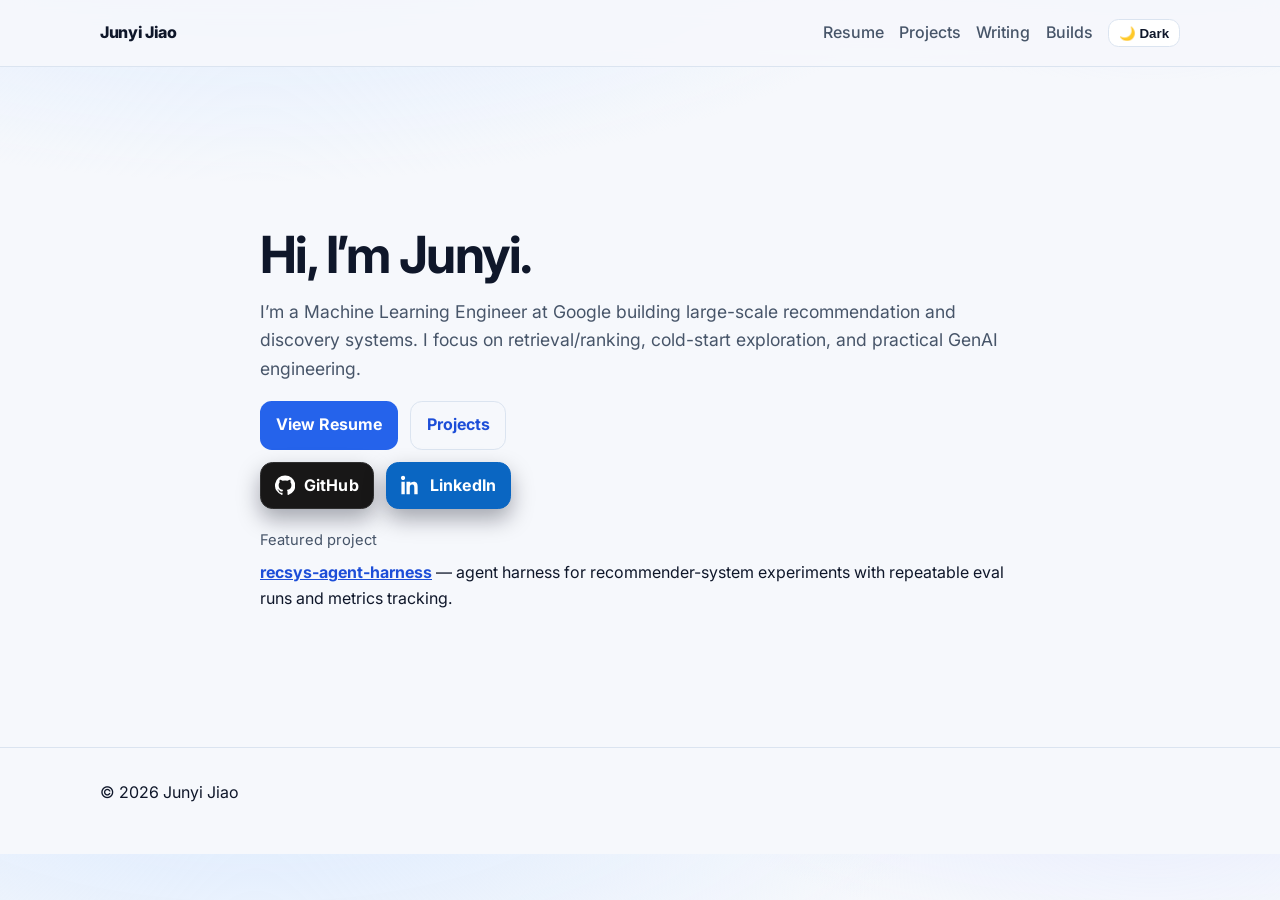
<file: index.html>
<!doctype html>
<html lang="en">
  <head>
    <meta charset="UTF-8" />
    <meta name="viewport" content="width=device-width, initial-scale=1.0" />
    <title>Junyi Jiao — Home</title>
    <meta name="description" content="Junyi Jiao — Machine Learning Engineer at Google." />
    <link rel="preconnect" href="https://fonts.googleapis.com" />
    <link rel="preconnect" href="https://fonts.gstatic.com" crossorigin />
    <link href="https://fonts.googleapis.com/css2?family=Inter:wght@400;500;600;700;800&display=swap" rel="stylesheet" />
    <link rel="stylesheet" href="./styles.css" />
  </head>
  <body>
    <header class="site-header">
      <div class="container nav">
        <a class="brand" href="./">Junyi Jiao</a>
        <nav>
          <a href="./resume/">Resume</a>
          <a href="./projects/">Projects</a>
          <a href="./writing/">Writing</a>
          <a href="./apps/">Builds</a>
        <button class="theme-toggle" type="button" aria-label="Toggle dark mode">🌙 Dark</button></nav>
      </div>
    </header>

    <main class="container section" style="padding-top: 84px; min-height: 72vh; display: grid; place-items: center;">
      <section style="max-width: 760px; width: 100%;">
        <h1 style="max-width: 100%;">Hi, I’m Junyi.</h1>
        <p class="lead" style="font-size:1.1rem;">
          I’m a Machine Learning Engineer at Google building large-scale recommendation and discovery systems.
          I focus on retrieval/ranking, cold-start exploration, and practical GenAI engineering.
        </p>

        <div class="hero-actions" style="margin-top: 1.1rem;">
          <a class="btn" href="./resume/">View Resume</a>
          <a class="btn btn-outline" href="./projects/">Projects</a>
        </div>

        <div class="hero-actions" style="margin-top: .75rem;">
          <a class="icon-link icon-github" href="https://github.com/JunyiJ" target="_blank" rel="noopener noreferrer" aria-label="GitHub">
            <svg viewBox="0 0 24 24" width="20" height="20" aria-hidden="true"><path fill="currentColor" d="M12 .5a12 12 0 0 0-3.79 23.39c.6.1.82-.26.82-.58v-2.1c-3.34.73-4.04-1.42-4.04-1.42-.55-1.37-1.34-1.73-1.34-1.73-1.1-.75.08-.74.08-.74 1.2.09 1.84 1.23 1.84 1.23 1.08 1.85 2.84 1.31 3.53 1 .1-.78.42-1.31.77-1.61-2.67-.3-5.47-1.33-5.47-5.94 0-1.31.47-2.37 1.24-3.2-.13-.3-.54-1.51.12-3.14 0 0 1.01-.32 3.3 1.22a11.3 11.3 0 0 1 6 0c2.28-1.54 3.29-1.22 3.29-1.22.66 1.63.25 2.84.13 3.14.77.83 1.24 1.89 1.24 3.2 0 4.62-2.81 5.63-5.49 5.93.43.37.81 1.09.81 2.2v3.26c0 .32.21.69.82.58A12 12 0 0 0 12 .5Z"/></svg>
            <span>GitHub</span>
          </a>
          <a class="icon-link icon-linkedin" href="https://www.linkedin.com/in/junyi-jiao-7969962a/" target="_blank" rel="noopener noreferrer" aria-label="LinkedIn">
            <svg viewBox="0 0 24 24" width="20" height="20" aria-hidden="true"><path fill="currentColor" d="M4.98 3.5C4.98 4.88 3.87 6 2.5 6S0 4.88 0 3.5 1.11 1 2.5 1s2.48 1.12 2.48 2.5ZM.5 8h4V23h-4V8Zm7 0h3.8v2h.05c.53-1 1.84-2.05 3.8-2.05 4.06 0 4.81 2.67 4.81 6.15V23h-4v-7.53c0-1.8-.03-4.12-2.5-4.12-2.5 0-2.88 1.95-2.88 3.98V23h-4V8Z"/></svg>
            <span>LinkedIn</span>
          </a>
        </div>

        <section style="margin-top: 1.25rem;">
          <p class="meta" style="margin-bottom: .45rem;">Featured project</p>
          <p style="margin: 0;">
            <a href="https://github.com/JunyiJ/recsys-agent-harness" target="_blank" rel="noopener noreferrer"><strong>recsys-agent-harness</strong></a>
            — agent harness for recommender-system experiments with repeatable eval runs and metrics tracking.
          </p>
        </section>
      </section>
    </main>

    <footer class="site-footer">
      <div class="container">
        <p>© <span id="year"></span> Junyi Jiao</p>
      </div>
    </footer>

    <script>document.getElementById('year').textContent = new Date().getFullYear();</script>
      <script src="theme.js"></script>
  </body>
</html>
</file>
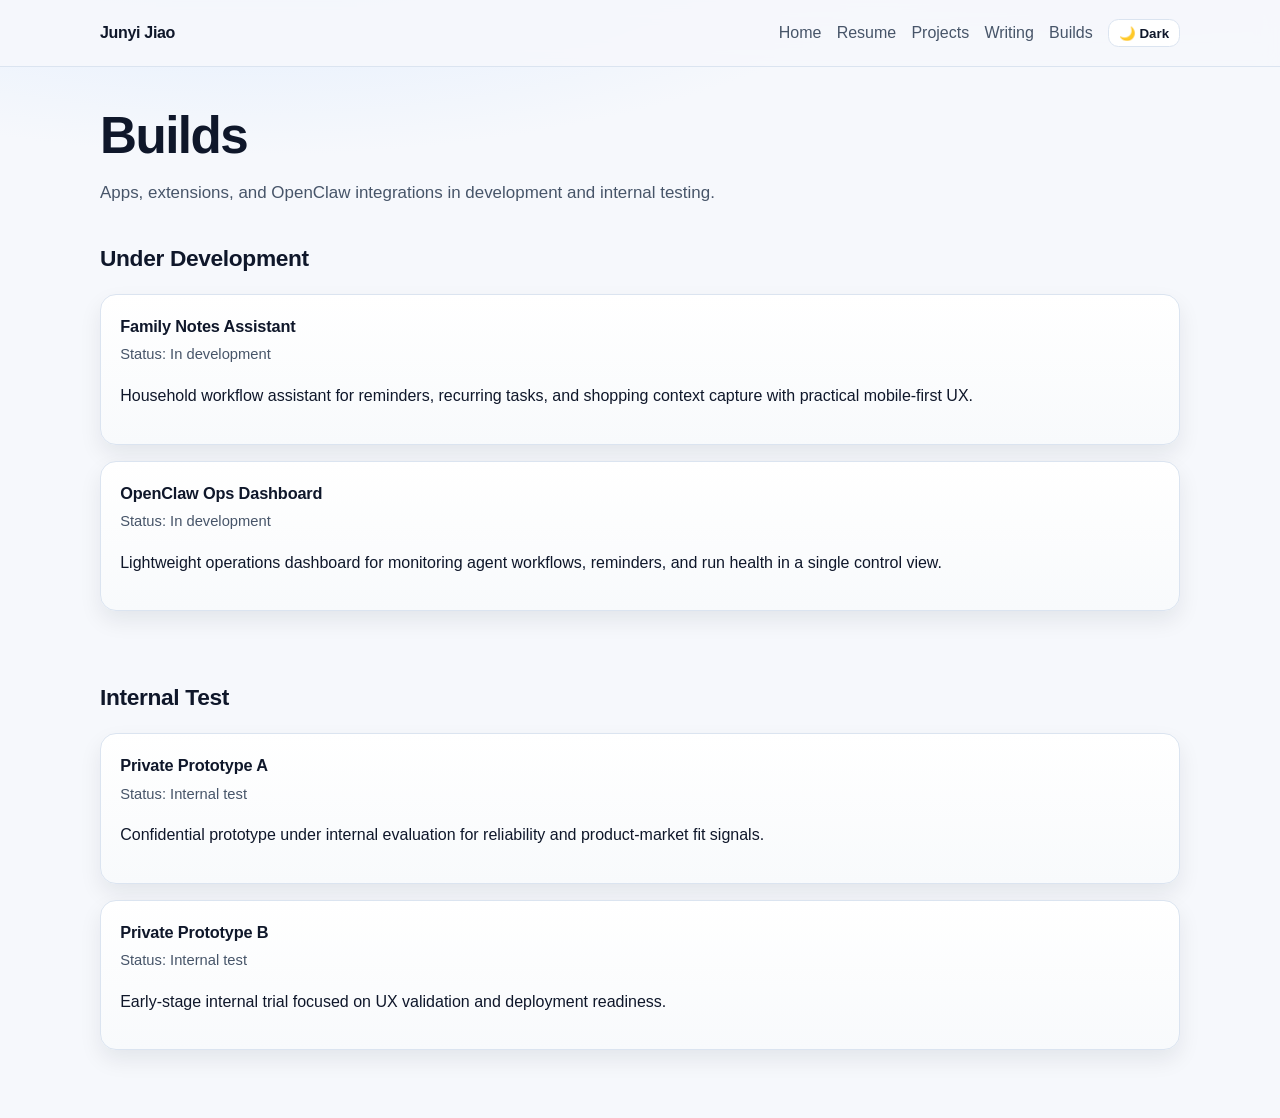
<file: apps/index.html>
<!doctype html>
<html lang="en">
  <head>
    <meta charset="UTF-8" />
    <meta name="viewport" content="width=device-width, initial-scale=1.0" />
    <title>Builds — Junyi Jiao</title>
    <meta name="description" content="Apps in development and internal test by Junyi Jiao." />
    <link rel="stylesheet" href="../styles.css" />
  </head>
  <body>
    <header class="site-header">
      <div class="container nav">
        <a class="brand" href="../">Junyi Jiao</a>
        <nav>
          <a href="../">Home</a>
          <a href="../resume/">Resume</a>
          <a href="../projects/">Projects</a>
          <a href="../writing/">Writing</a>
          <a href="../apps/">Builds</a>
        <button class="theme-toggle" type="button" aria-label="Toggle dark mode">🌙 Dark</button></nav>
      </div>
    </header>

    <main class="container section">
      <h1>Builds</h1>
      <p class="lead">Apps, extensions, and OpenClaw integrations in development and internal testing.</p>

      <section class="section">
        <h2>Under Development</h2>
        <div class="cards">
          <article class="card">
            <h3>Family Notes Assistant</h3>
            <p class="meta">Status: In development</p>
            <p>Household workflow assistant for reminders, recurring tasks, and shopping context capture with practical mobile-first UX.</p>
          </article>
          <article class="card">
            <h3>OpenClaw Ops Dashboard</h3>
            <p class="meta">Status: In development</p>
            <p>Lightweight operations dashboard for monitoring agent workflows, reminders, and run health in a single control view.</p>
          </article>
        </div>
      </section>

      <section class="section">
        <h2>Internal Test</h2>
        <div class="cards">
          <article class="card">
            <h3>Private Prototype A</h3>
            <p class="meta">Status: Internal test</p>
            <p>Confidential prototype under internal evaluation for reliability and product-market fit signals.</p>
          </article>
          <article class="card">
            <h3>Private Prototype B</h3>
            <p class="meta">Status: Internal test</p>
            <p>Early-stage internal trial focused on UX validation and deployment readiness.</p>
          </article>
        </div>
      </section>
    </main>
      <script src="../theme.js"></script>
  </body>
</html>
</file>
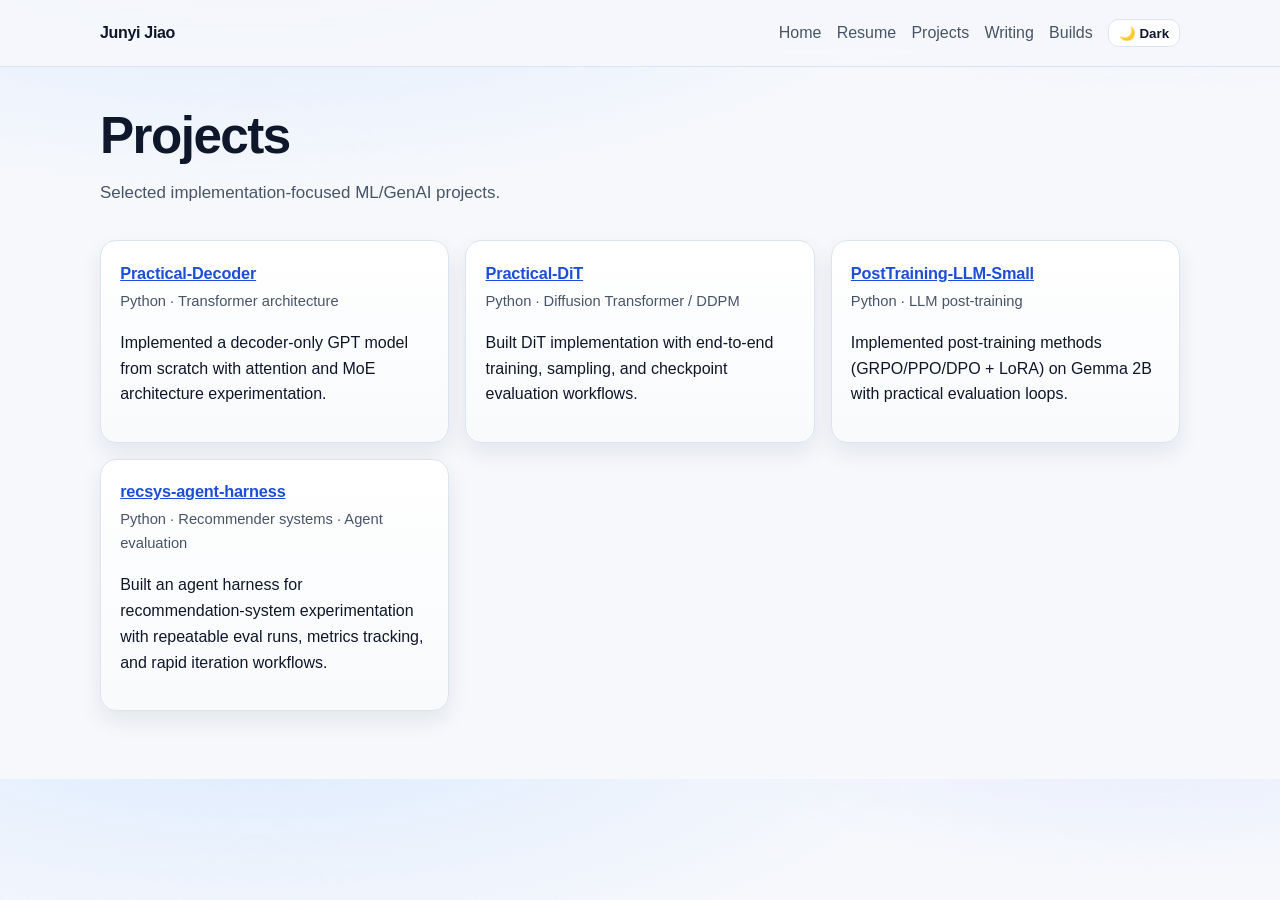
<file: projects/index.html>
<!doctype html>
<html lang="en">
  <head>
    <meta charset="UTF-8" />
    <meta name="viewport" content="width=device-width, initial-scale=1.0" />
    <title>Projects — Junyi Jiao</title>
    <meta name="description" content="Selected ML and GenAI projects by Junyi Jiao." />
    <link rel="stylesheet" href="../styles.css" />
  </head>
  <body>
    <header class="site-header">
      <div class="container nav">
        <a class="brand" href="../">Junyi Jiao</a>
        <nav>
          <a href="../">Home</a>
          <a href="../resume/">Resume</a>
          <a href="../projects/">Projects</a>
          <a href="../writing/">Writing</a>
          <a href="../apps/">Builds</a>
        <button class="theme-toggle" type="button" aria-label="Toggle dark mode">🌙 Dark</button></nav>
      </div>
    </header>

    <main class="container section">
      <h1>Projects</h1>
      <p class="lead">Selected implementation-focused ML/GenAI projects.</p>

      <section class="section">
        <div class="cards project-grid">
          <article class="card">
            <h3><a href="https://github.com/JunyiJ/Practical-Decoder" target="_blank" rel="noopener noreferrer">Practical-Decoder</a></h3>
            <p class="meta">Python · Transformer architecture</p>
            <p>Implemented a decoder-only GPT model from scratch with attention and MoE architecture experimentation.</p>
          </article>

          <article class="card">
            <h3><a href="https://github.com/JunyiJ/Practical-DiT" target="_blank" rel="noopener noreferrer">Practical-DiT</a></h3>
            <p class="meta">Python · Diffusion Transformer / DDPM</p>
            <p>Built DiT implementation with end-to-end training, sampling, and checkpoint evaluation workflows.</p>
          </article>

          <article class="card">
            <h3><a href="https://github.com/JunyiJ/PostTraining-LLM-Small" target="_blank" rel="noopener noreferrer">PostTraining-LLM-Small</a></h3>
            <p class="meta">Python · LLM post-training</p>
            <p>Implemented post-training methods (GRPO/PPO/DPO + LoRA) on Gemma 2B with practical evaluation loops.</p>
          </article>

          <article class="card">
            <h3><a href="https://github.com/JunyiJ/recsys-agent-harness" target="_blank" rel="noopener noreferrer">recsys-agent-harness</a></h3>
            <p class="meta">Python · Recommender systems · Agent evaluation</p>
            <p>Built an agent harness for recommendation-system experimentation with repeatable eval runs, metrics tracking, and rapid iteration workflows.</p>
          </article>
        </div>
      </section>
    </main>
      <script src="../theme.js"></script>
  </body>
</html>
</file>
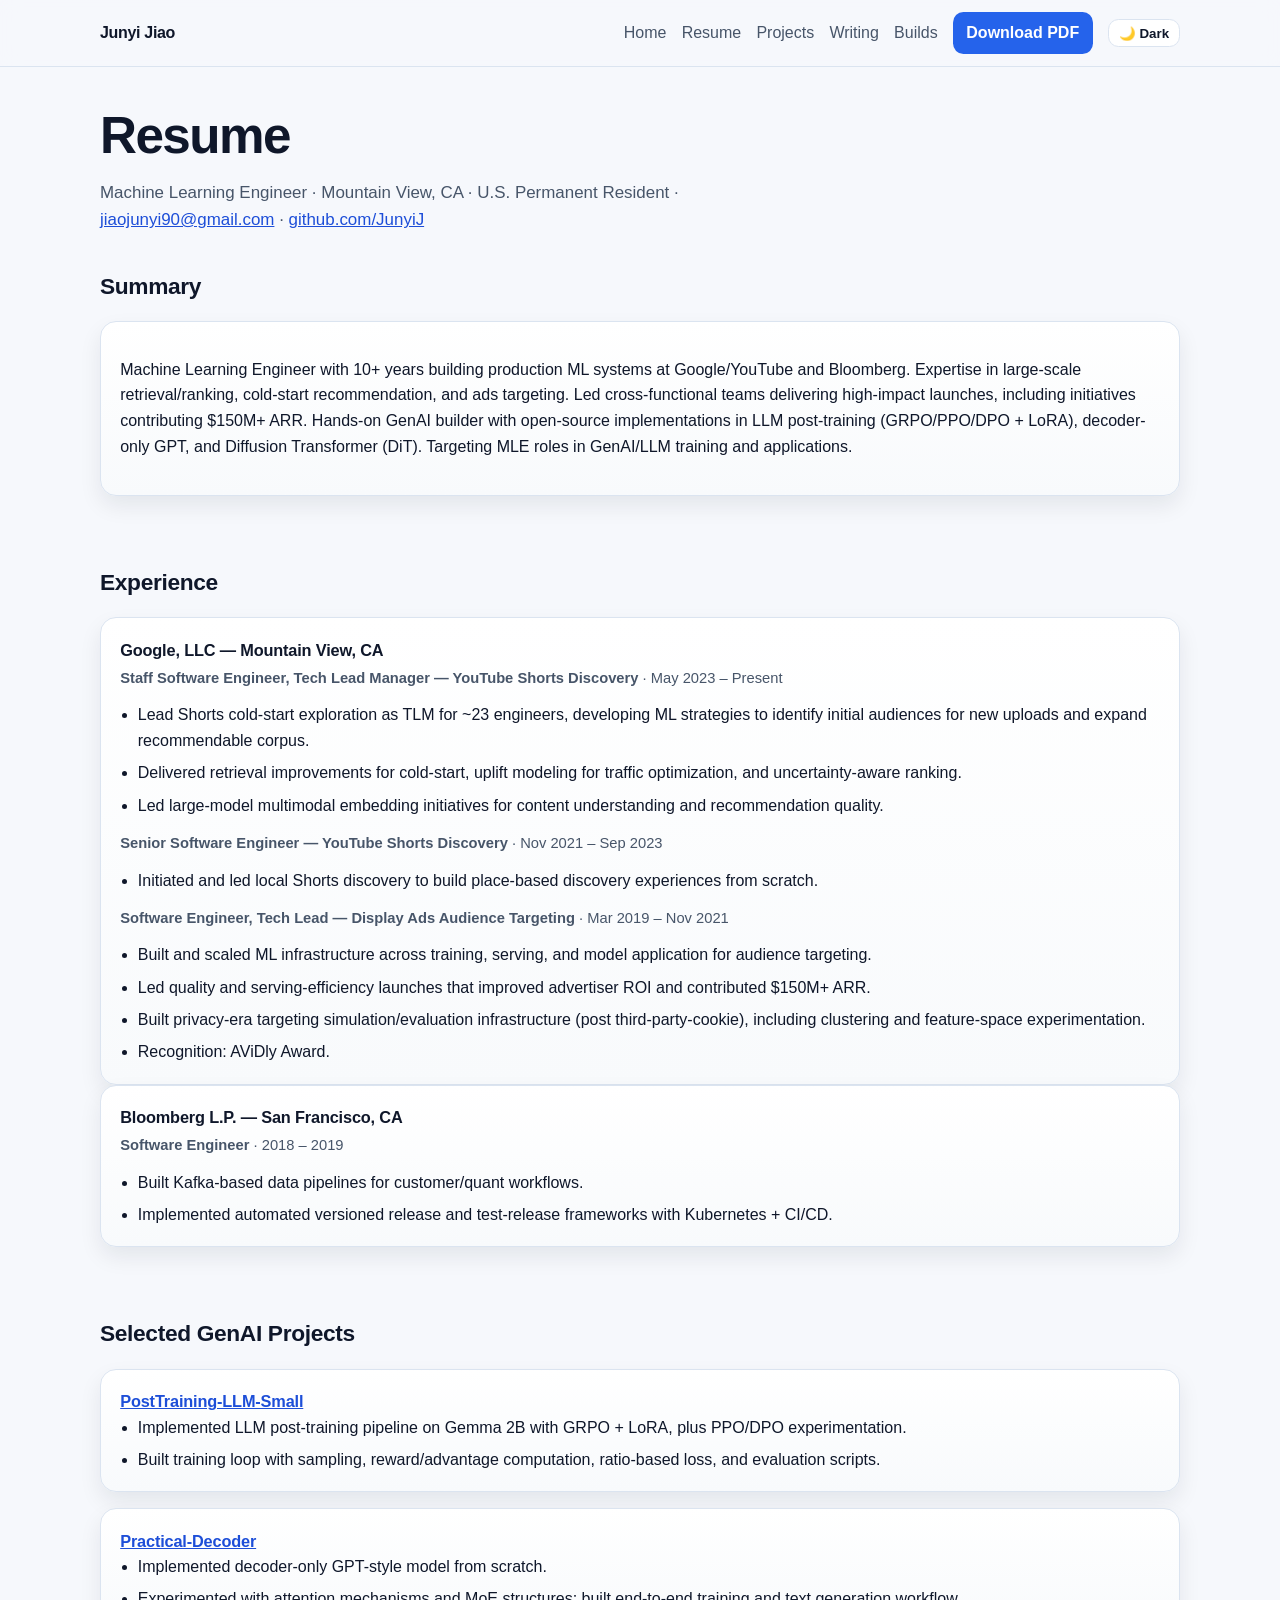
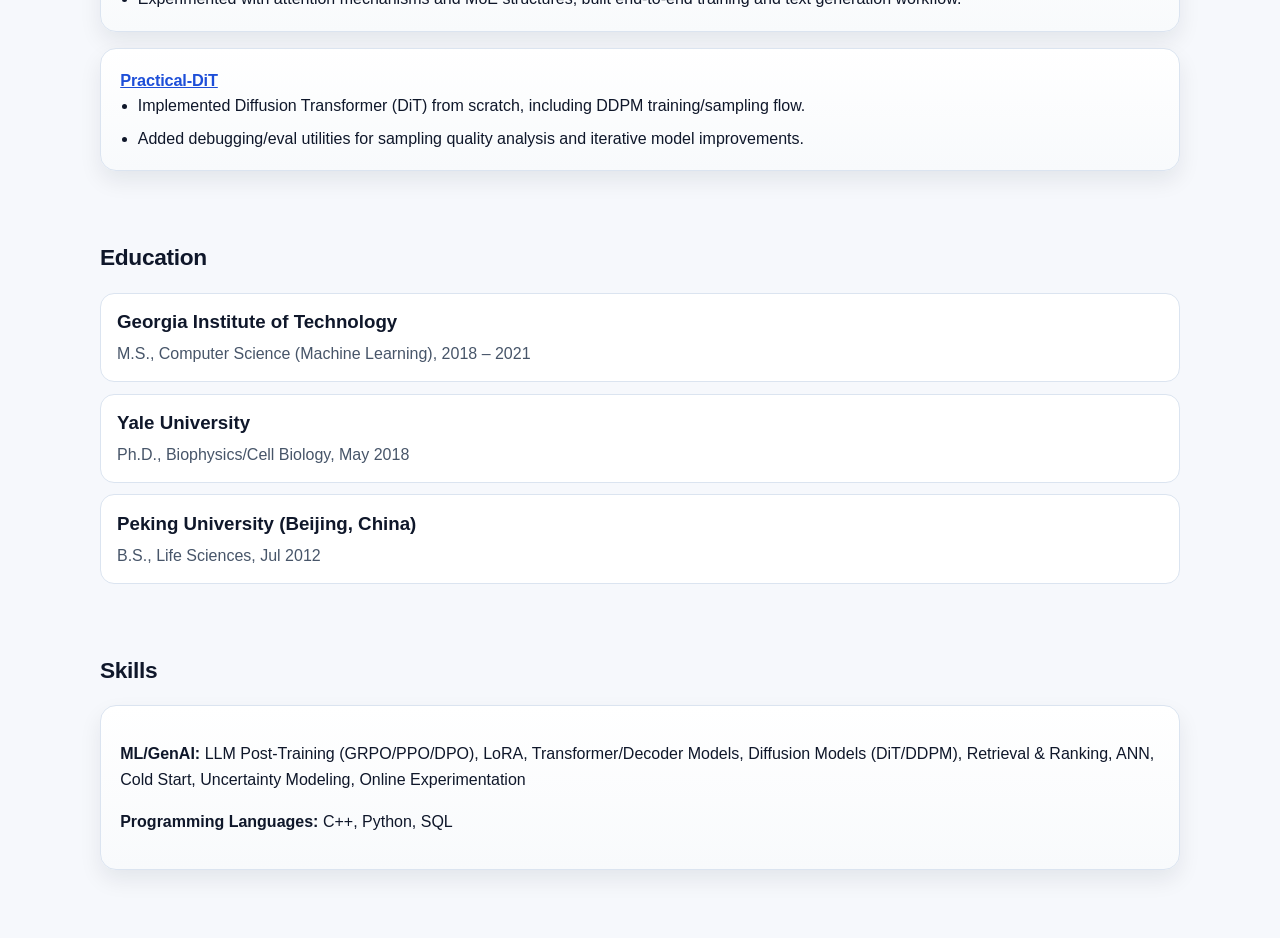
<file: resume/index.html>
<!doctype html>
<html lang="en">
  <head>
    <meta charset="UTF-8" />
    <meta name="viewport" content="width=device-width, initial-scale=1.0" />
    <title>Resume — Junyi Jiao</title>
    <meta name="description" content="Resume of Junyi Jiao, Machine Learning Engineer." />
    <link rel="stylesheet" href="../styles.css" />
  </head>
  <body>
    <header class="site-header">
      <div class="container nav">
        <a class="brand" href="../">Junyi Jiao</a>
        <nav>
          <a href="../">Home</a>
          <a href="../resume/">Resume</a>
          <a href="../projects/">Projects</a>
          <a href="../writing/">Writing</a>
          <a href="../apps/">Builds</a>
          <a class="btn btn-small" href="../assets/resume/Junyi_Jiao_Resume.pdf">Download PDF</a>
        <button class="theme-toggle" type="button" aria-label="Toggle dark mode">🌙 Dark</button></nav>
      </div>
    </header>

    <main class="container section">
      <h1>Resume</h1>
      <p class="lead">
        Machine Learning Engineer · Mountain View, CA · U.S. Permanent Resident ·
        <a href="mailto:jiaojunyi90@gmail.com">jiaojunyi90@gmail.com</a> ·
        <a href="https://github.com/JunyiJ" target="_blank" rel="noopener noreferrer">github.com/JunyiJ</a>
      </p>

      <section class="section">
        <h2>Summary</h2>
        <div class="card">
          <p>
            Machine Learning Engineer with 10+ years building production ML systems at Google/YouTube and
            Bloomberg. Expertise in large-scale retrieval/ranking, cold-start recommendation, and ads targeting.
            Led cross-functional teams delivering high-impact launches, including initiatives contributing
            $150M+ ARR. Hands-on GenAI builder with open-source implementations in LLM post-training
            (GRPO/PPO/DPO + LoRA), decoder-only GPT, and Diffusion Transformer (DiT). Targeting MLE roles in
            GenAI/LLM training and applications.
          </p>
        </div>
      </section>

      <section class="section">
        <h2>Experience</h2>

        <article class="card">
          <h3>Google, LLC — Mountain View, CA</h3>

          <p class="meta"><strong>Staff Software Engineer, Tech Lead Manager — YouTube Shorts Discovery</strong> · May 2023 – Present</p>
          <ul>
            <li>Lead Shorts cold-start exploration as TLM for ~23 engineers, developing ML strategies to identify initial audiences for new uploads and expand recommendable corpus.</li>
            <li>Delivered retrieval improvements for cold-start, uplift modeling for traffic optimization, and uncertainty-aware ranking.</li>
            <li>Led large-model multimodal embedding initiatives for content understanding and recommendation quality.</li>
          </ul>

          <p class="meta" style="margin-top:.85rem;"><strong>Senior Software Engineer — YouTube Shorts Discovery</strong> · Nov 2021 – Sep 2023</p>
          <ul>
            <li>Initiated and led local Shorts discovery to build place-based discovery experiences from scratch.</li>
          </ul>

          <p class="meta" style="margin-top:.85rem;"><strong>Software Engineer, Tech Lead — Display Ads Audience Targeting</strong> · Mar 2019 – Nov 2021</p>
          <ul>
            <li>Built and scaled ML infrastructure across training, serving, and model application for audience targeting.</li>
            <li>Led quality and serving-efficiency launches that improved advertiser ROI and contributed $150M+ ARR.</li>
            <li>Built privacy-era targeting simulation/evaluation infrastructure (post third-party-cookie), including clustering and feature-space experimentation.</li>
            <li>Recognition: AViDly Award.</li>
          </ul>
        </article>

        <article class="card">
          <h3>Bloomberg L.P. — San Francisco, CA</h3>
          <p class="meta"><strong>Software Engineer</strong> · 2018 – 2019</p>
          <ul>
            <li>Built Kafka-based data pipelines for customer/quant workflows.</li>
            <li>Implemented automated versioned release and test-release frameworks with Kubernetes + CI/CD.</li>
          </ul>
        </article>
      </section>

      <section class="section">
        <h2>Selected GenAI Projects</h2>
        <div class="cards">
          <article class="card">
            <h3><a href="https://github.com/JunyiJ/PostTraining-LLM-Small" target="_blank" rel="noopener noreferrer">PostTraining-LLM-Small</a></h3>
            <ul>
              <li>Implemented LLM post-training pipeline on Gemma 2B with GRPO + LoRA, plus PPO/DPO experimentation.</li>
              <li>Built training loop with sampling, reward/advantage computation, ratio-based loss, and evaluation scripts.</li>
            </ul>
          </article>
          <article class="card">
            <h3><a href="https://github.com/JunyiJ/Practical-Decoder" target="_blank" rel="noopener noreferrer">Practical-Decoder</a></h3>
            <ul>
              <li>Implemented decoder-only GPT-style model from scratch.</li>
              <li>Experimented with attention mechanisms and MoE structures; built end-to-end training and text generation workflow.</li>
            </ul>
          </article>
          <article class="card">
            <h3><a href="https://github.com/JunyiJ/Practical-DiT" target="_blank" rel="noopener noreferrer">Practical-DiT</a></h3>
            <ul>
              <li>Implemented Diffusion Transformer (DiT) from scratch, including DDPM training/sampling flow.</li>
              <li>Added debugging/eval utilities for sampling quality analysis and iterative model improvements.</li>
            </ul>
          </article>
        </div>
      </section>

      <section class="section">
        <h2>Education</h2>
        <div class="edu-list">
          <div><h3>Georgia Institute of Technology</h3><p>M.S., Computer Science (Machine Learning), 2018 – 2021</p></div>
          <div><h3>Yale University</h3><p>Ph.D., Biophysics/Cell Biology, May 2018</p></div>
          <div><h3>Peking University (Beijing, China)</h3><p>B.S., Life Sciences, Jul 2012</p></div>
        </div>
      </section>

      <section class="section">
        <h2>Skills</h2>
        <div class="card">
          <p><strong>ML/GenAI:</strong> LLM Post-Training (GRPO/PPO/DPO), LoRA, Transformer/Decoder Models, Diffusion Models (DiT/DDPM), Retrieval &amp; Ranking, ANN, Cold Start, Uncertainty Modeling, Online Experimentation</p>
          <p><strong>Programming Languages:</strong> C++, Python, SQL</p>
        </div>
      </section>
    </main>
      <script src="../theme.js"></script>
  </body>
</html>
</file>
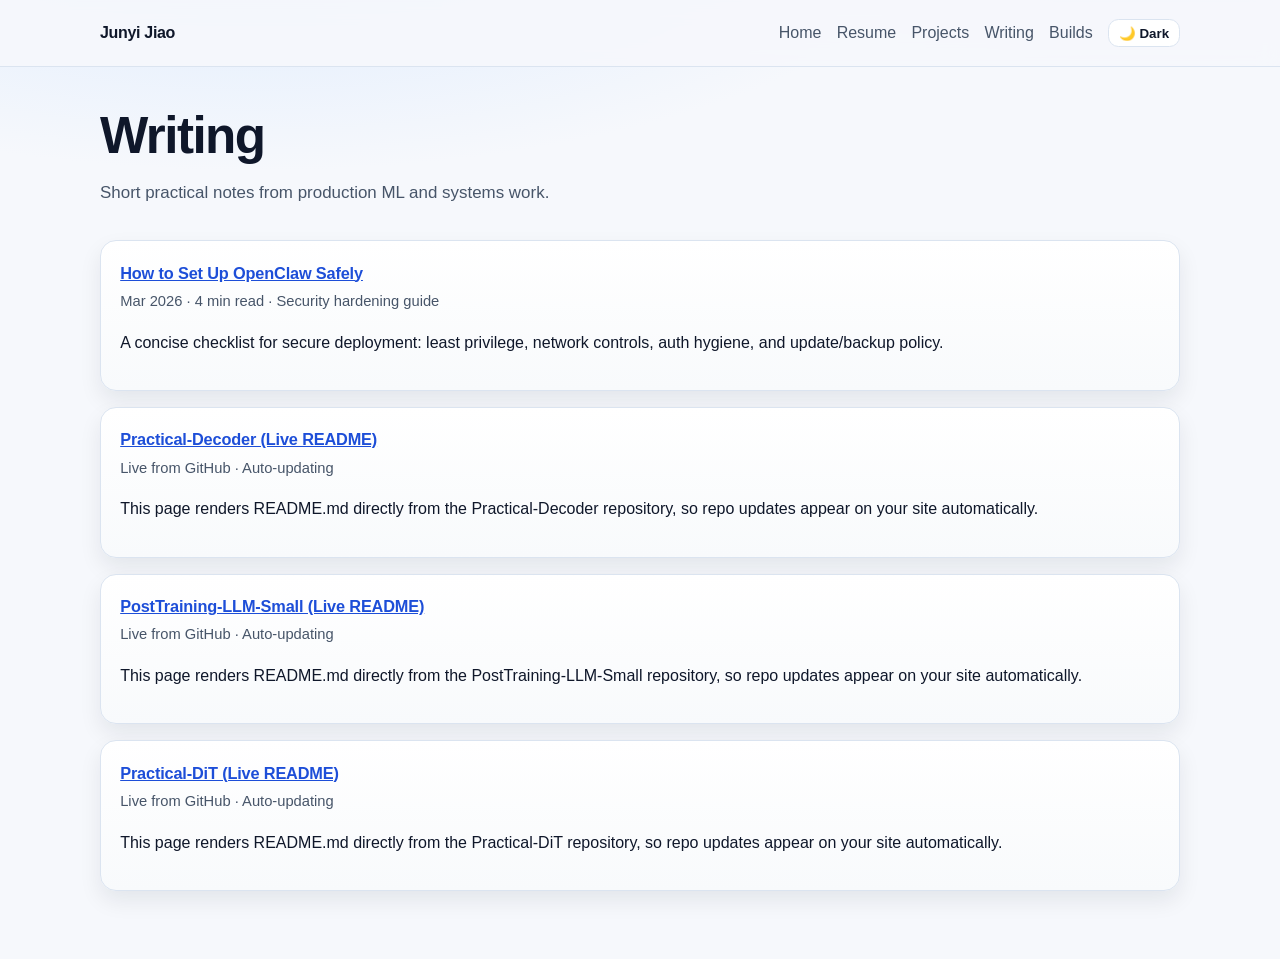
<file: writing/index.html>
<!doctype html>
<html lang="en">
  <head>
    <meta charset="UTF-8" />
    <meta name="viewport" content="width=device-width, initial-scale=1.0" />
    <title>Writing — Junyi Jiao</title>
    <meta name="description" content="Technical writing by Junyi Jiao." />
    <link rel="stylesheet" href="../styles.css" />
  </head>
  <body>
    <header class="site-header">
      <div class="container nav">
        <a class="brand" href="../">Junyi Jiao</a>
        <nav>
          <a href="../">Home</a>
          <a href="../resume/">Resume</a>
          <a href="../projects/">Projects</a>
          <a href="../writing/">Writing</a>
          <a href="../apps/">Builds</a>
        <button class="theme-toggle" type="button" aria-label="Toggle dark mode">🌙 Dark</button></nav>
      </div>
    </header>

    <main class="container section">
      <h1>Writing</h1>
      <p class="lead">Short practical notes from production ML and systems work.</p>

      <section class="section">
        <div class="cards">
          <article class="card">
            <h3><a href="./openclaw-safe-setup.html">How to Set Up OpenClaw Safely</a></h3>
            <p class="meta">Mar 2026 · 4 min read · Security hardening guide</p>
            <p>A concise checklist for secure deployment: least privilege, network controls, auth hygiene, and update/backup policy.</p>
          </article>

          <article class="card">
            <h3><a href="./github-readme.html?owner=JunyiJ&repo=Practical-Decoder&ref=main&path=README.md&title=Practical-Decoder%20README">Practical-Decoder (Live README)</a></h3>
            <p class="meta">Live from GitHub · Auto-updating</p>
            <p>This page renders README.md directly from the Practical-Decoder repository, so repo updates appear on your site automatically.</p>
          </article>

          <article class="card">
            <h3><a href="./github-readme.html?owner=JunyiJ&repo=PostTraining-LLM-Small&ref=main&path=README.md&title=PostTraining-LLM-Small%20README">PostTraining-LLM-Small (Live README)</a></h3>
            <p class="meta">Live from GitHub · Auto-updating</p>
            <p>This page renders README.md directly from the PostTraining-LLM-Small repository, so repo updates appear on your site automatically.</p>
          </article>

          <article class="card">
            <h3><a href="./github-readme.html?owner=JunyiJ&repo=Practical-DiT&ref=main&path=README.md&title=Practical-DiT%20README">Practical-DiT (Live README)</a></h3>
            <p class="meta">Live from GitHub · Auto-updating</p>
            <p>This page renders README.md directly from the Practical-DiT repository, so repo updates appear on your site automatically.</p>
          </article>
        </div>
      </section>
    </main>
      <script src="../theme.js"></script>
  </body>
</html>
</file>
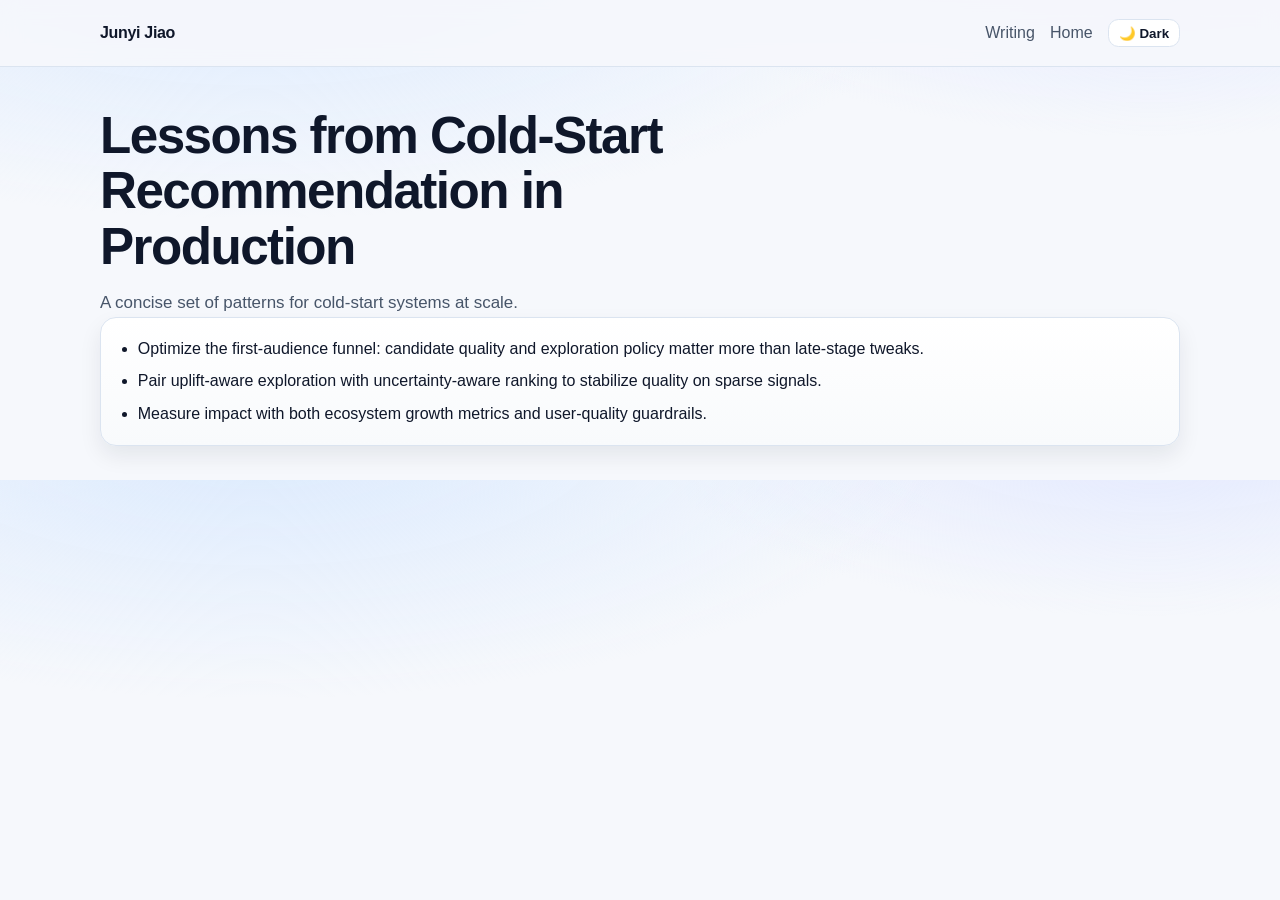
<file: writing/cold-start-recsys-lessons.html>
<!doctype html>
<html lang="en">
  <head>
    <meta charset="UTF-8" />
    <meta name="viewport" content="width=device-width, initial-scale=1.0" />
    <title>Lessons from Cold-Start Recommendation in Production — Junyi Jiao</title>
    <link rel="stylesheet" href="../styles.css" />
  </head>
  <body>
    <header class="site-header">
      <div class="container nav">
        <a class="brand" href="../">Junyi Jiao</a>
        <nav><a href="../#writing">Writing</a><a href="../">Home</a><button class="theme-toggle" type="button" aria-label="Toggle dark mode">🌙 Dark</button></nav>
      </div>
    </header>
    <main class="container section">
      <h1>Lessons from Cold-Start Recommendation in Production</h1>
      <p class="lead">A concise set of patterns for cold-start systems at scale.</p>
      <div class="card">
        <ul>
          <li>Optimize the first-audience funnel: candidate quality and exploration policy matter more than late-stage tweaks.</li>
          <li>Pair uplift-aware exploration with uncertainty-aware ranking to stabilize quality on sparse signals.</li>
          <li>Measure impact with both ecosystem growth metrics and user-quality guardrails.</li>
        </ul>
      </div>
    </main>
      <script src="../theme.js"></script>
  </body>
</html>
</file>
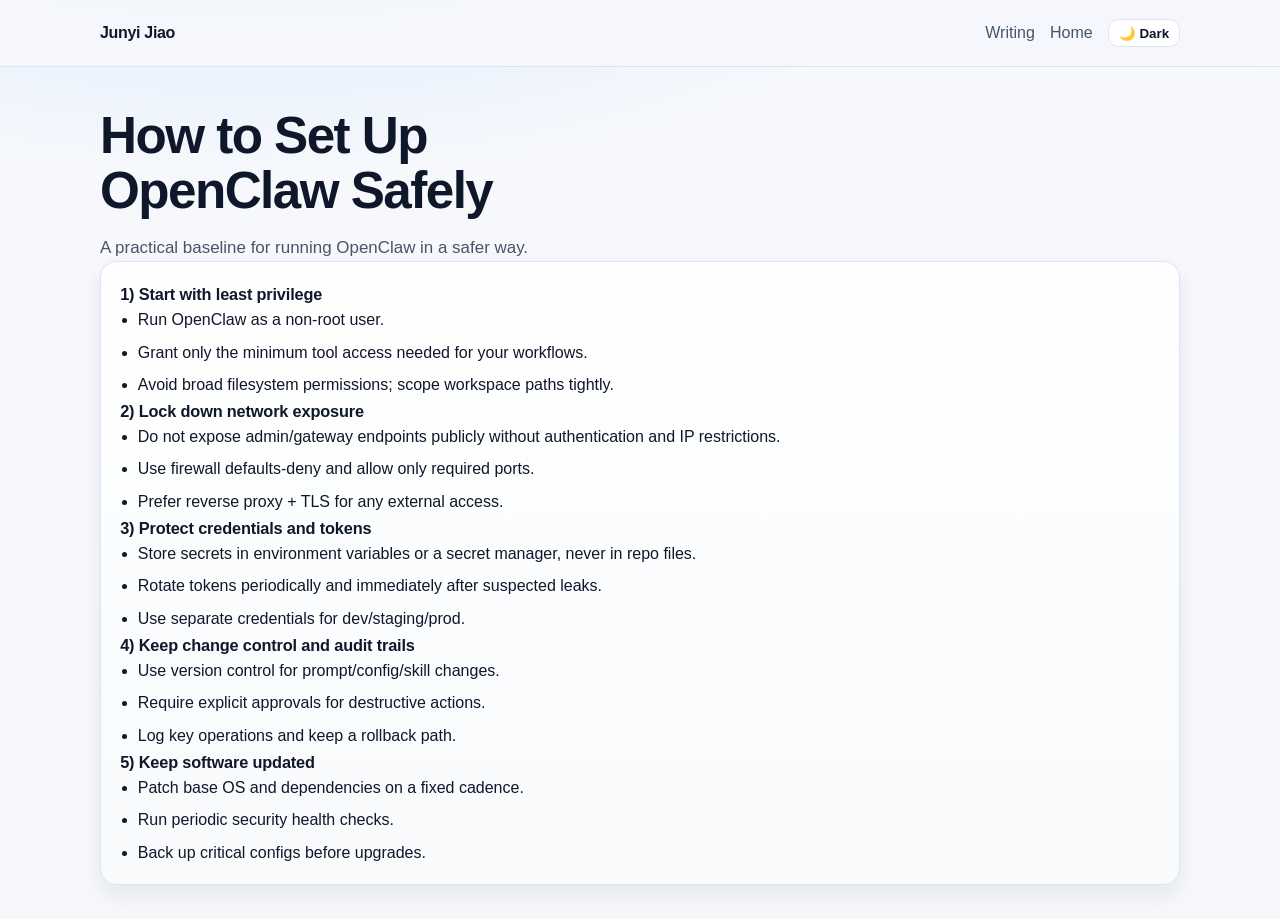
<file: writing/openclaw-safe-setup.html>
<!doctype html>
<html lang="en">
  <head>
    <meta charset="UTF-8" />
    <meta name="viewport" content="width=device-width, initial-scale=1.0" />
    <title>How to Set Up OpenClaw Safely — Junyi Jiao</title>
    <link rel="stylesheet" href="../styles.css" />
  </head>
  <body>
    <header class="site-header">
      <div class="container nav">
        <a class="brand" href="../">Junyi Jiao</a>
        <nav><a href="./">Writing</a><a href="../">Home</a><button class="theme-toggle" type="button" aria-label="Toggle dark mode">🌙 Dark</button></nav>
      </div>
    </header>

    <main class="container section">
      <h1>How to Set Up OpenClaw Safely</h1>
      <p class="lead">A practical baseline for running OpenClaw in a safer way.</p>

      <div class="card">
        <h3>1) Start with least privilege</h3>
        <ul>
          <li>Run OpenClaw as a non-root user.</li>
          <li>Grant only the minimum tool access needed for your workflows.</li>
          <li>Avoid broad filesystem permissions; scope workspace paths tightly.</li>
        </ul>

        <h3>2) Lock down network exposure</h3>
        <ul>
          <li>Do not expose admin/gateway endpoints publicly without authentication and IP restrictions.</li>
          <li>Use firewall defaults-deny and allow only required ports.</li>
          <li>Prefer reverse proxy + TLS for any external access.</li>
        </ul>

        <h3>3) Protect credentials and tokens</h3>
        <ul>
          <li>Store secrets in environment variables or a secret manager, never in repo files.</li>
          <li>Rotate tokens periodically and immediately after suspected leaks.</li>
          <li>Use separate credentials for dev/staging/prod.</li>
        </ul>

        <h3>4) Keep change control and audit trails</h3>
        <ul>
          <li>Use version control for prompt/config/skill changes.</li>
          <li>Require explicit approvals for destructive actions.</li>
          <li>Log key operations and keep a rollback path.</li>
        </ul>

        <h3>5) Keep software updated</h3>
        <ul>
          <li>Patch base OS and dependencies on a fixed cadence.</li>
          <li>Run periodic security health checks.</li>
          <li>Back up critical configs before upgrades.</li>
        </ul>
      </div>
    </main>
      <script src="../theme.js"></script>
  </body>
</html>
</file>
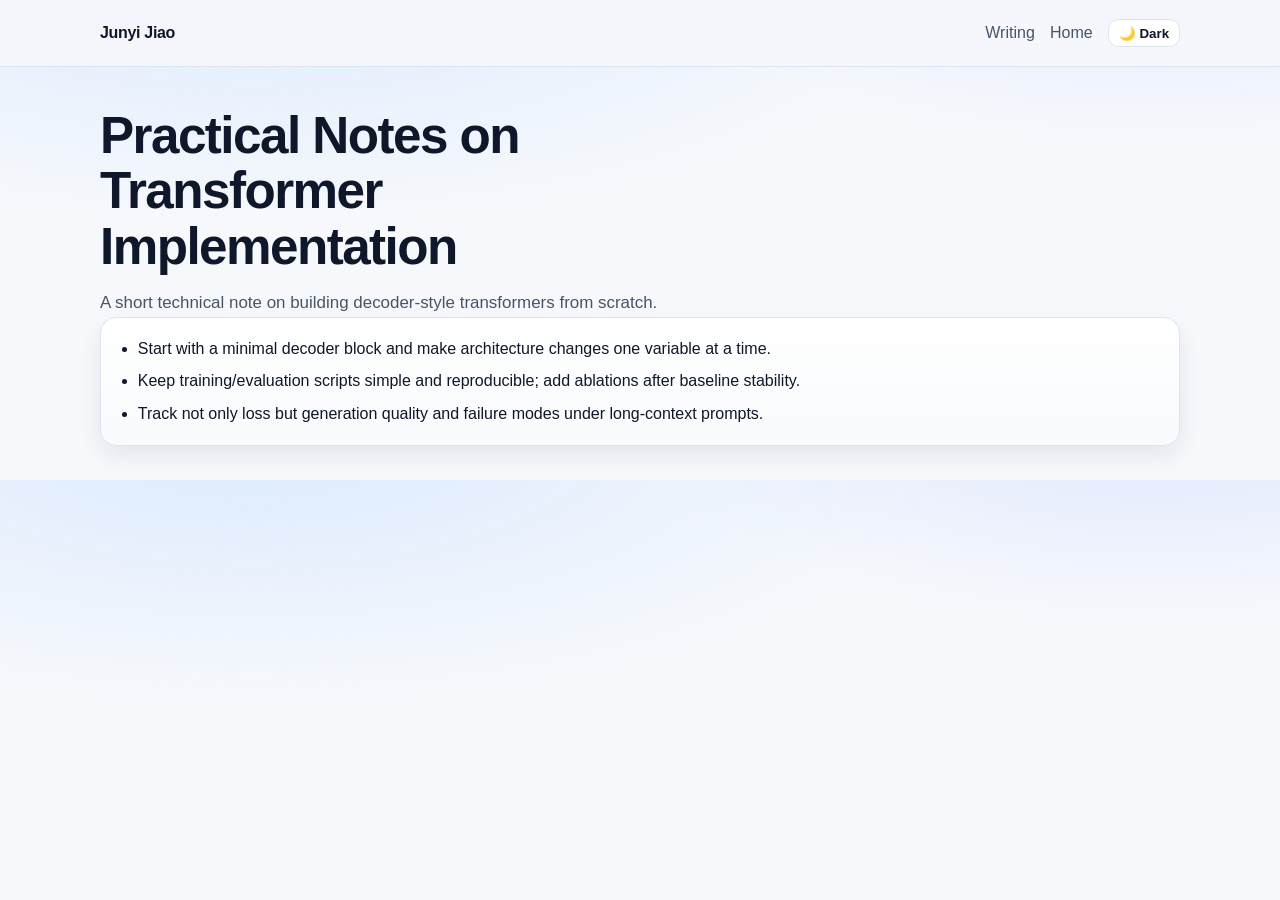
<file: writing/practical-notes-transformer.html>
<!doctype html>
<html lang="en">
  <head>
    <meta charset="UTF-8" />
    <meta name="viewport" content="width=device-width, initial-scale=1.0" />
    <title>Practical Notes on Transformer Implementation — Junyi Jiao</title>
    <link rel="stylesheet" href="../styles.css" />
  </head>
  <body>
    <header class="site-header">
      <div class="container nav">
        <a class="brand" href="../">Junyi Jiao</a>
        <nav><a href="../#writing">Writing</a><a href="../">Home</a><button class="theme-toggle" type="button" aria-label="Toggle dark mode">🌙 Dark</button></nav>
      </div>
    </header>
    <main class="container section">
      <h1>Practical Notes on Transformer Implementation</h1>
      <p class="lead">A short technical note on building decoder-style transformers from scratch.</p>
      <div class="card">
        <ul>
          <li>Start with a minimal decoder block and make architecture changes one variable at a time.</li>
          <li>Keep training/evaluation scripts simple and reproducible; add ablations after baseline stability.</li>
          <li>Track not only loss but generation quality and failure modes under long-context prompts.</li>
        </ul>
      </div>
    </main>
      <script src="../theme.js"></script>
  </body>
</html>
</file>
<file: styles.css>
:root {
  --bg: #f6f8fc;
  --bg-spot-1: #dbeafe;
  --bg-spot-2: #e0e7ff;
  --surface: #ffffff;
  --surface-soft: #f8fafc;
  --text: #0f172a;
  --muted: #475569;
  --primary: #2563eb;
  --primary-text: #ffffff;
  --border: #dbe4f0;
  --link: #1d4ed8;
  --link-hover: #1e40af;
  --eyebrow: #1e40af;
  --header-bg: rgba(246, 248, 252, 0.88);
  --timeline-line: #bfd0ea;
  --shadow-sm: 0 10px 22px rgba(15, 23, 42, 0.08);
  --shadow-md: 0 18px 42px rgba(15, 23, 42, 0.14);
}

[data-theme="dark"] {
  --bg: #0b1020;
  --bg-spot-1: #1d2c60;
  --bg-spot-2: #18264e;
  --surface: #111831;
  --surface-soft: #151f3d;
  --text: #e6ebff;
  --muted: #a4b1d4;
  --primary: #5ea0ff;
  --primary-text: #061126;
  --border: #253156;
  --link: #9bc0ff;
  --link-hover: #bfdbfe;
  --eyebrow: #9bc0ff;
  --header-bg: rgba(11, 16, 32, 0.88);
  --timeline-line: #2e3f73;
  --shadow-sm: 0 10px 22px rgba(2, 6, 23, 0.35);
  --shadow-md: 0 18px 42px rgba(2, 6, 23, 0.48);
}

* { box-sizing: border-box; }
html, body { margin: 0; padding: 0; }
body {
  font-family: Inter, -apple-system, BlinkMacSystemFont, "Segoe UI", Roboto, sans-serif;
  color: var(--text);
  background:
    radial-gradient(1200px 460px at 20% -10%, var(--bg-spot-1) 0%, transparent 58%),
    radial-gradient(900px 360px at 90% -15%, var(--bg-spot-2) 0%, transparent 58%),
    var(--bg);
  line-height: 1.62;
}

.container {
  width: min(1080px, 92vw);
  margin: 0 auto;
}

.lead {
  max-width: 72ch;
}

.site-header {
  position: sticky;
  top: 0;
  backdrop-filter: blur(10px);
  background: var(--header-bg);
  border-bottom: 1px solid var(--border);
  z-index: 30;
}

.nav {
  display: flex;
  align-items: center;
  justify-content: space-between;
  min-height: 66px;
  gap: 1rem;
}

.brand {
  color: var(--text);
  font-weight: 800;
  letter-spacing: -0.02em;
  text-decoration: none;
}

nav {
  display: flex;
  align-items: center;
  gap: .95rem;
  flex-wrap: wrap;
}

nav a {
  color: var(--muted);
  text-decoration: none;
  font-weight: 500;
  transition: color .2s ease;
}

nav a:hover { color: var(--text); }

.theme-toggle {
  border: 1px solid var(--border);
  background: var(--surface);
  color: var(--text);
  border-radius: .65rem;
  padding: .35rem .62rem;
  font-weight: 600;
  cursor: pointer;
}

.hero { padding: 88px 0 36px; }

.eyebrow {
  margin: 0;
  text-transform: uppercase;
  letter-spacing: .08em;
  font-size: .78rem;
  color: var(--eyebrow);
  font-weight: 700;
}

h1 {
  font-size: clamp(2rem, 5vw, 3.2rem);
  line-height: 1.08;
  letter-spacing: -0.03em;
  margin: .45rem 0 .95rem;
  max-width: 20ch;
}

.lead {
  font-size: 1.06rem;
  color: var(--muted);
  max-width: 74ch;
  margin: 0;
}

.hero-actions {
  display: flex;
  gap: .75rem;
  flex-wrap: wrap;
  margin-top: 1.25rem;
}

.btn {
  display: inline-block;
  background: var(--primary);
  color: var(--primary-text);
  padding: .66rem .95rem;
  border-radius: .74rem;
  text-decoration: none;
  font-weight: 700;
  border: 1px solid transparent;
  transition: transform .18s ease, box-shadow .18s ease, background .18s ease;
}

.btn:hover {
  transform: translateY(-1px);
  box-shadow: 0 12px 22px color-mix(in srgb, var(--primary) 35%, transparent);
}

.btn-outline {
  background: transparent;
  color: var(--link);
  border-color: var(--border);
}

.btn-outline:hover {
  background: color-mix(in srgb, var(--surface) 85%, var(--primary) 15%);
  color: var(--text);
}

.btn-small { padding: .42rem .78rem; border-radius: .65rem; }

.icon-link {
  display: inline-flex;
  align-items: center;
  gap: .52rem;
  padding: .62rem .9rem;
  border: 1px solid transparent;
  border-radius: .78rem;
  color: #ffffff;
  text-decoration: none;
  font-weight: 700;
  box-shadow: 0 10px 22px rgba(2, 6, 23, 0.34);
  transition: transform .16s ease, box-shadow .16s ease, filter .16s ease;
}

.icon-link svg { display: block; }
.icon-link span { font-size: 1rem; letter-spacing: 0.01em; }

.icon-github {
  background: #181717;
  border-color: #2f2f30;
}

.icon-linkedin {
  background: #0a66c2;
  border-color: #0a66c2;
}

.icon-link:hover {
  transform: translateY(-2px);
  box-shadow: 0 14px 28px rgba(2, 6, 23, 0.42);
  filter: brightness(1.06);
}

.section { padding: 34px 0; }
.section h2 {
  margin: 0 0 1.05rem;
  font-size: 1.42rem;
  letter-spacing: -0.015em;
}

.cards {
  display: grid;
  gap: 1rem;
}

.project-grid {
  grid-template-columns: repeat(3, minmax(0, 1fr));
}

.card {
  background: linear-gradient(180deg, var(--surface) 0%, var(--surface-soft) 100%);
  border: 1px solid var(--border);
  border-radius: 1rem;
  padding: 1.15rem 1.2rem;
  box-shadow: var(--shadow-sm);
  transition: transform .2s ease, box-shadow .2s ease, border-color .2s ease;
}

.card:hover {
  transform: translateY(-2px);
  box-shadow: var(--shadow-md);
  border-color: color-mix(in srgb, var(--border) 60%, var(--primary) 40%);
}

.card h3 {
  margin: 0;
  font-size: 1.02rem;
  letter-spacing: -0.01em;
}

.meta {
  margin: .24rem 0 .72rem;
  color: var(--muted);
  font-size: .92rem;
}

p, li {
  font-size: 1rem;
}

ul { padding-left: 1.1rem; margin: 0; }
li + li { margin-top: .4rem; }

.timeline {
  display: grid;
  gap: .9rem;
  position: relative;
}

.timeline::before {
  content: "";
  position: absolute;
  left: .4rem;
  top: .3rem;
  bottom: .3rem;
  width: 2px;
  background: var(--timeline-line);
}

.timeline-item {
  margin-left: .9rem;
}

.edu-list {
  display: grid;
  gap: .72rem;
}

.edu-list > div {
  background: var(--surface);
  border: 1px solid var(--border);
  border-radius: .88rem;
  padding: .85rem 1rem;
}

.edu-list h3 { margin: 0 0 .25rem; }
.edu-list p { margin: 0; color: var(--muted); }

a { color: var(--link); }
a:hover { color: var(--link-hover); }

.site-footer {
  border-top: 1px solid var(--border);
  margin-top: 2rem;
  padding: 1rem 0 2rem;
}

.site-footer .container {
  display: flex;
  justify-content: space-between;
  gap: 1rem;
  flex-wrap: wrap;
}

@media (max-width: 980px) {
  .project-grid { grid-template-columns: 1fr 1fr; }
}

@media (max-width: 760px) {
  .site-header {
    position: static;
    backdrop-filter: none;
  }

  .nav {
    flex-direction: column;
    align-items: flex-start;
    gap: .7rem;
    padding: .75rem 0;
  }

  nav {
    gap: .5rem;
    width: 100%;
  }

  nav a,
  .theme-toggle {
    display: inline-flex;
    align-items: center;
    min-height: 36px;
    padding: .15rem .2rem;
  }

  .theme-toggle {
    min-width: 38px;
    min-height: 38px;
    justify-content: center;
    padding: 0;
    font-size: 0;
    line-height: 1;
  }

  .theme-toggle::before {
    content: attr(data-icon);
    font-size: 1rem;
  }

  .container { width: min(980px, 94vw); }
  .section { padding: 26px 0; }

  .hero {
    padding-top: 34px;
    padding-bottom: 20px;
  }

  h1 {
    font-size: clamp(1.75rem, 8vw, 2.1rem);
    margin-bottom: .72rem;
  }

  .lead {
    font-size: 1rem;
  }

  .hero-actions {
    gap: .55rem;
  }

  .btn,
  .icon-link {
    width: 100%;
    justify-content: center;
    min-height: 44px;
  }

  .project-grid { grid-template-columns: 1fr; }
  .timeline::before { display: none; }
  .timeline-item { margin-left: 0; }

  .card {
    padding: 1rem;
    border-radius: .9rem;
  }
}
</file>
